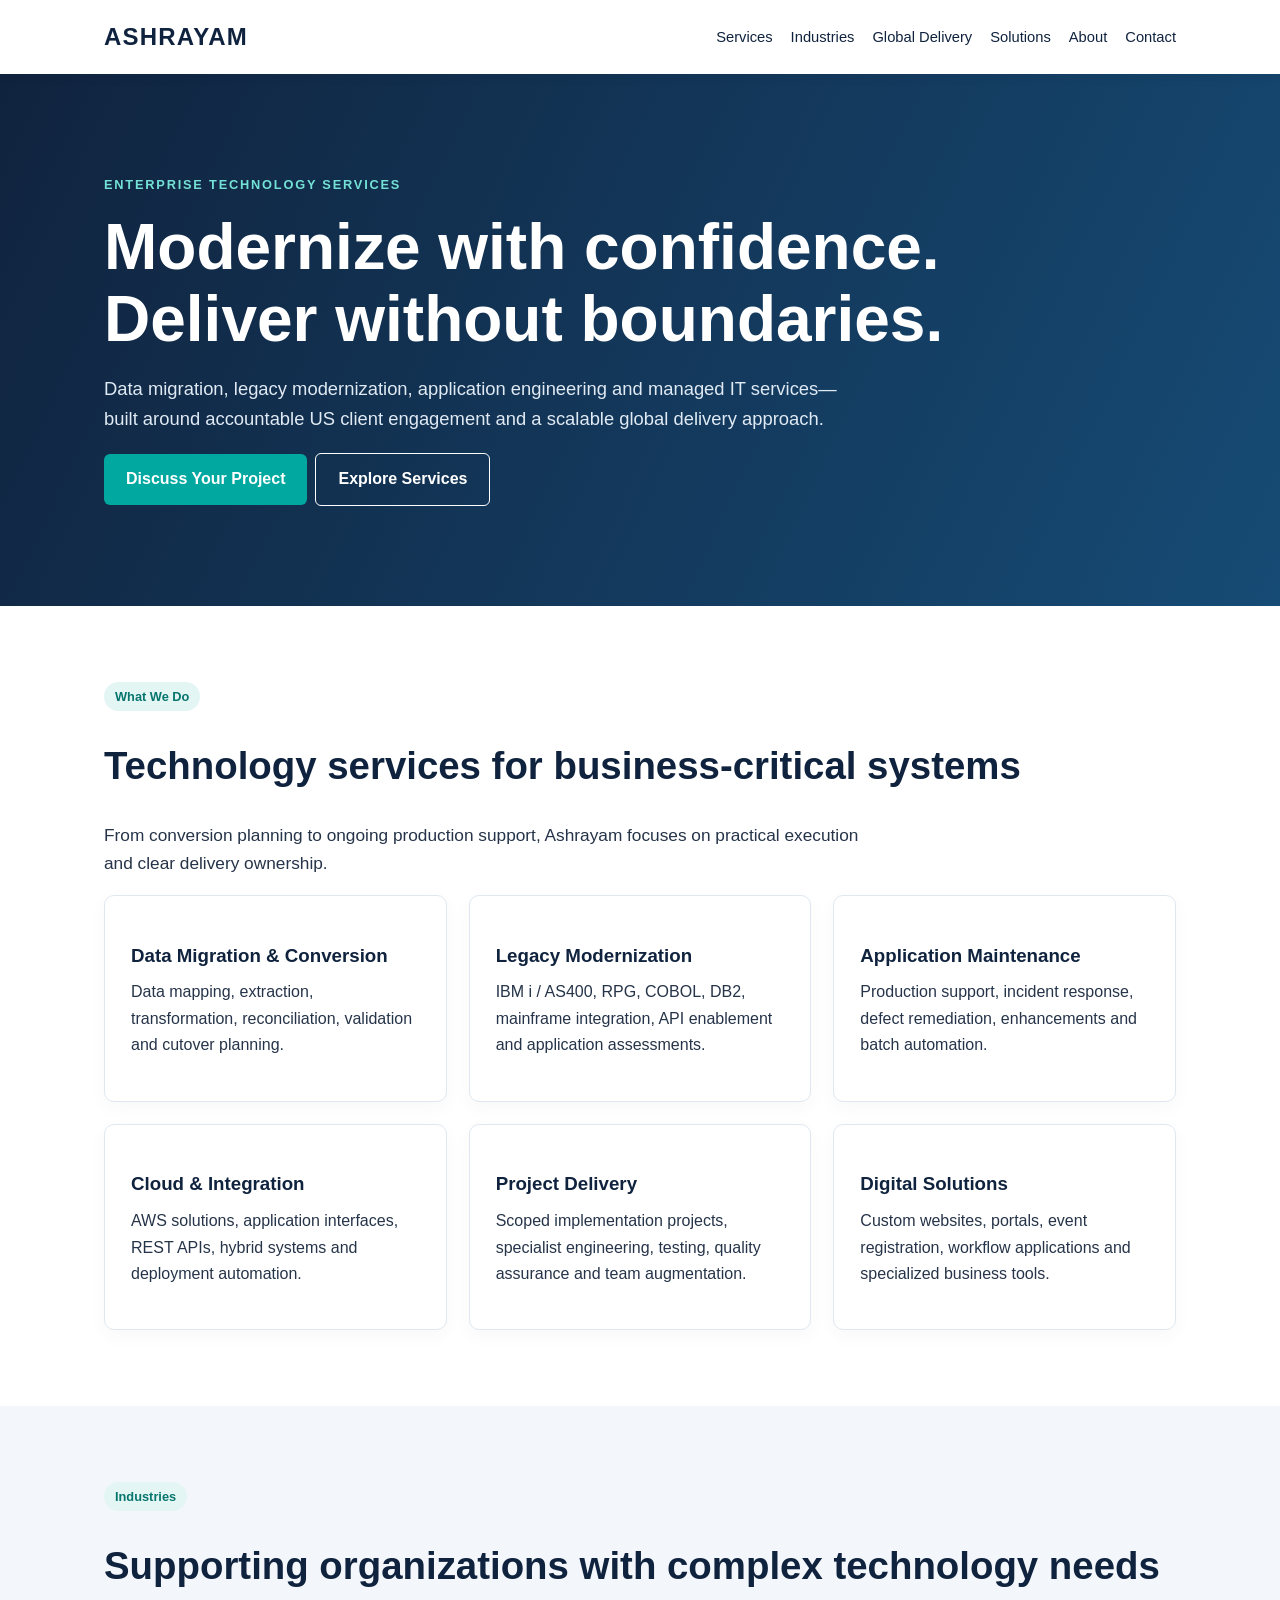
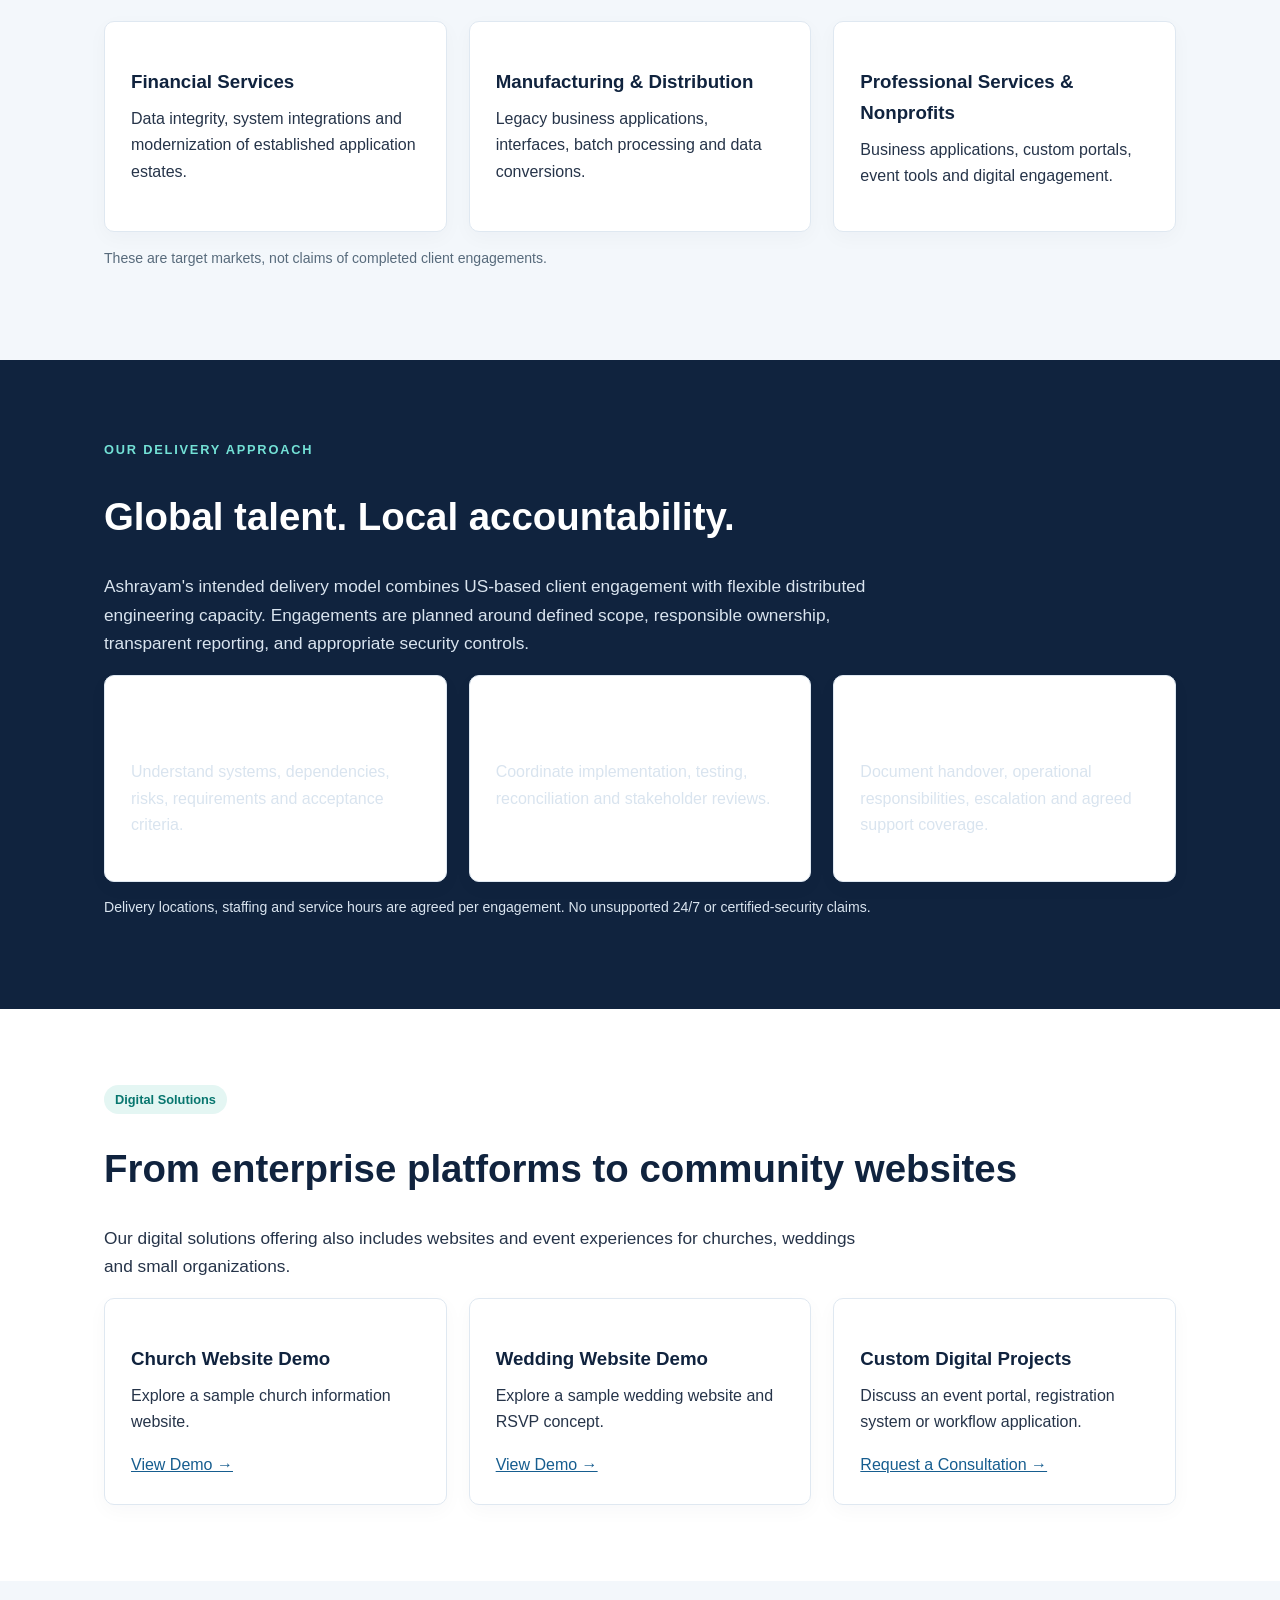
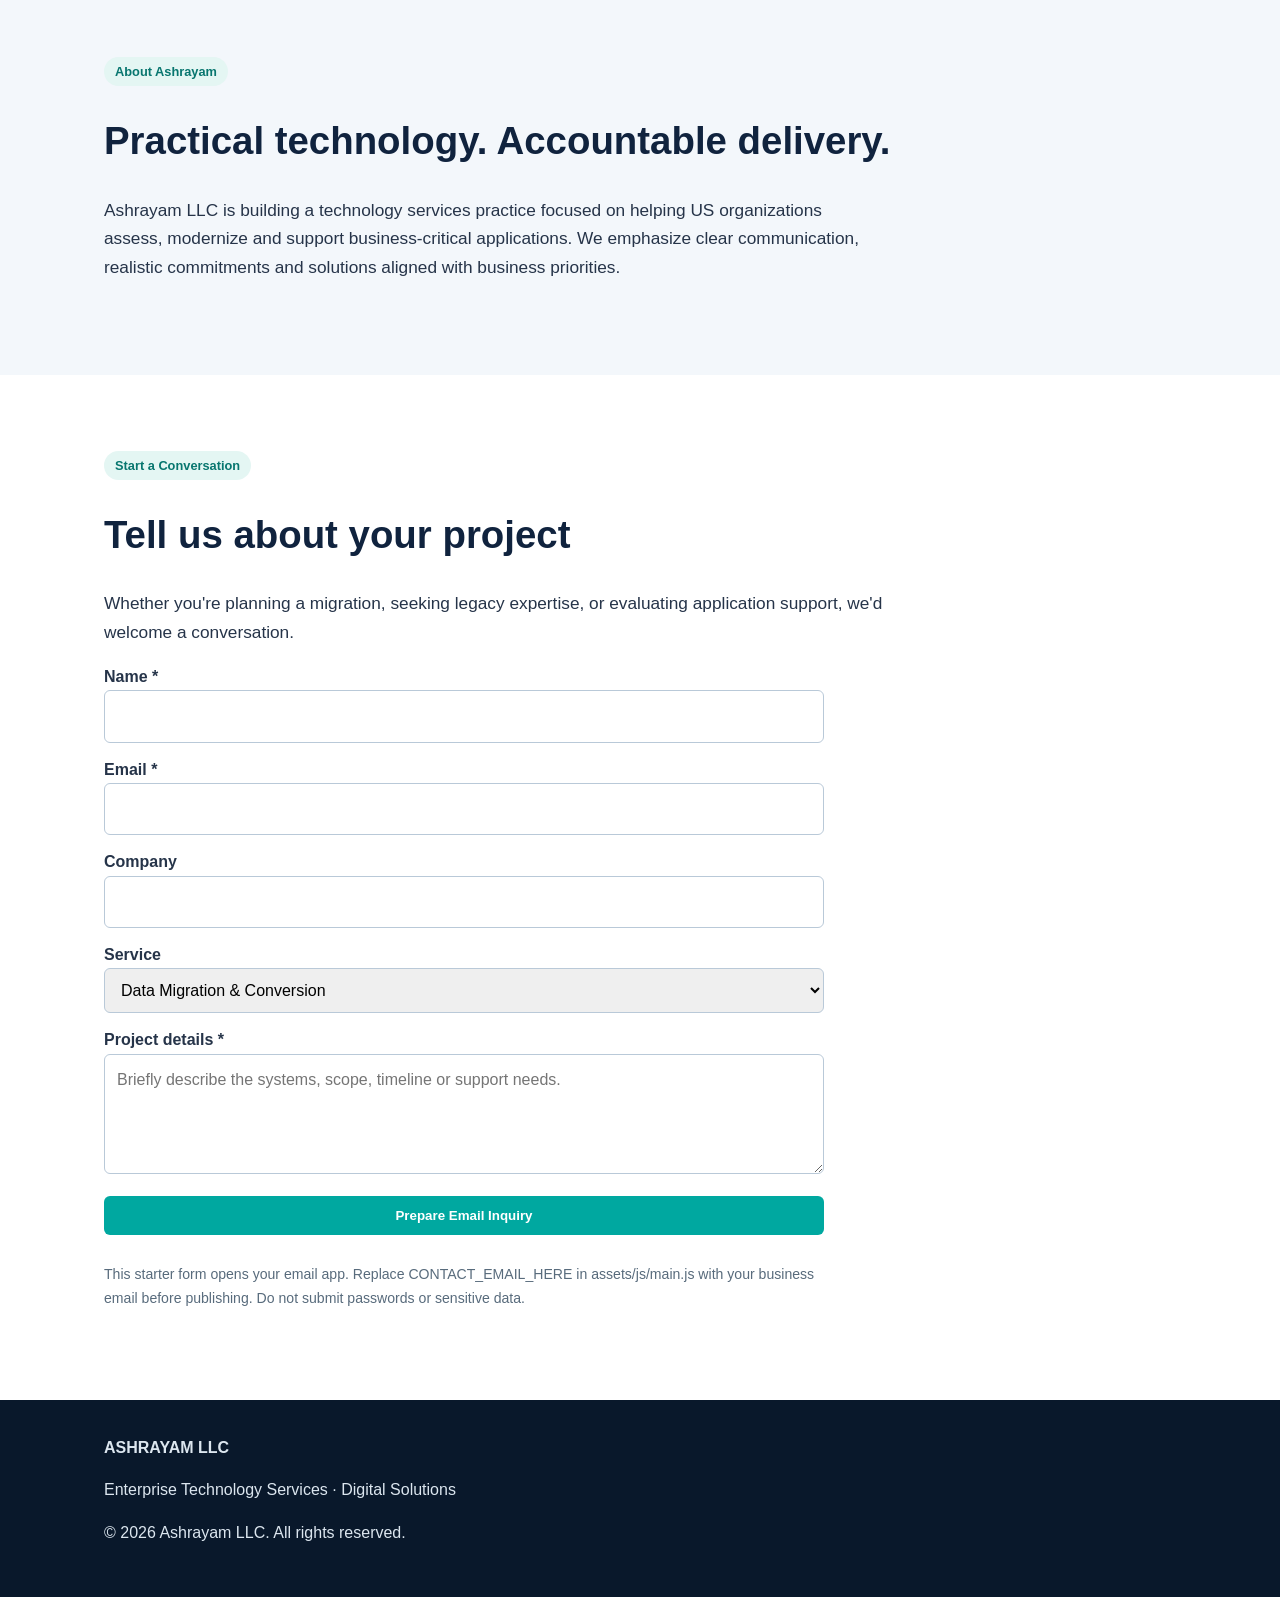
<file: index.html>
<!doctype html><html lang="en"><head><meta charset="utf-8"><meta name="viewport" content="width=device-width,initial-scale=1"><meta name="description" content="Ashrayam LLC offers enterprise data migration, legacy modernization, application maintenance and global IT delivery solutions."><title>Ashrayam LLC | Enterprise Technology Services</title><link rel="stylesheet" href="assets/css/style.css"></head><body>
<header><div class="container nav"><a class="brand" href="#home">ASHRAYAM</a><nav class="navlinks" aria-label="Main navigation"><a href="#services">Services</a><a href="#industries">Industries</a><a href="#delivery">Global Delivery</a><a href="#solutions">Solutions</a><a href="#about">About</a><a href="#contact">Contact</a></nav></div></header>
<main><section class="hero" id="home"><div class="container"><div class="eyebrow">Enterprise Technology Services</div><h1>Modernize with confidence.<br>Deliver without boundaries.</h1><p>Data migration, legacy modernization, application engineering and managed IT services—built around accountable US client engagement and a scalable global delivery approach.</p><a class="btn" href="#contact">Discuss Your Project</a><a class="btn secondary" href="#services">Explore Services</a></div></section>
<section class="section" id="services"><div class="container"><span class="pill">What We Do</span><h2>Technology services for business-critical systems</h2><p class="lead">From conversion planning to ongoing production support, Ashrayam focuses on practical execution and clear delivery ownership.</p><div class="grid"><article class="card"><h3>Data Migration & Conversion</h3><p>Data mapping, extraction, transformation, reconciliation, validation and cutover planning.</p></article><article class="card"><h3>Legacy Modernization</h3><p>IBM i / AS400, RPG, COBOL, DB2, mainframe integration, API enablement and application assessments.</p></article><article class="card"><h3>Application Maintenance</h3><p>Production support, incident response, defect remediation, enhancements and batch automation.</p></article><article class="card"><h3>Cloud & Integration</h3><p>AWS solutions, application interfaces, REST APIs, hybrid systems and deployment automation.</p></article><article class="card"><h3>Project Delivery</h3><p>Scoped implementation projects, specialist engineering, testing, quality assurance and team augmentation.</p></article><article class="card"><h3>Digital Solutions</h3><p>Custom websites, portals, event registration, workflow applications and specialized business tools.</p></article></div></div></section>
<section class="section muted" id="industries"><div class="container"><span class="pill">Industries</span><h2>Supporting organizations with complex technology needs</h2><div class="grid"><div class="card"><h3>Financial Services</h3><p>Data integrity, system integrations and modernization of established application estates.</p></div><div class="card"><h3>Manufacturing & Distribution</h3><p>Legacy business applications, interfaces, batch processing and data conversions.</p></div><div class="card"><h3>Professional Services & Nonprofits</h3><p>Business applications, custom portals, event tools and digital engagement.</p></div></div><p class="note">These are target markets, not claims of completed client engagements.</p></div></section>
<section class="section dark" id="delivery"><div class="container"><span class="eyebrow">Our Delivery Approach</span><h2>Global talent. Local accountability.</h2><p class="lead">Ashrayam's intended delivery model combines US-based client engagement with flexible distributed engineering capacity. Engagements are planned around defined scope, responsible ownership, transparent reporting, and appropriate security controls.</p><div class="grid"><div class="card"><h3>Discover & Plan</h3><p>Understand systems, dependencies, risks, requirements and acceptance criteria.</p></div><div class="card"><h3>Build & Validate</h3><p>Coordinate implementation, testing, reconciliation and stakeholder reviews.</p></div><div class="card"><h3>Transition & Support</h3><p>Document handover, operational responsibilities, escalation and agreed support coverage.</p></div></div><p class="note" style="color:#d9e4ef">Delivery locations, staffing and service hours are agreed per engagement. No unsupported 24/7 or certified-security claims.</p></div></section>
<section class="section" id="solutions"><div class="container"><span class="pill">Digital Solutions</span><h2>From enterprise platforms to community websites</h2><p class="lead">Our digital solutions offering also includes websites and event experiences for churches, weddings and small organizations.</p><div class="grid"><div class="card"><h3>Church Website Demo</h3><p>Explore a sample church information website.</p><a href="demos/church/">View Demo →</a></div><div class="card"><h3>Wedding Website Demo</h3><p>Explore a sample wedding website and RSVP concept.</p><a href="demos/wedding/">View Demo →</a></div><div class="card"><h3>Custom Digital Projects</h3><p>Discuss an event portal, registration system or workflow application.</p><a href="#contact">Request a Consultation →</a></div></div></div></section>
<section class="section muted" id="about"><div class="container"><span class="pill">About Ashrayam</span><h2>Practical technology. Accountable delivery.</h2><p class="lead">Ashrayam LLC is building a technology services practice focused on helping US organizations assess, modernize and support business-critical applications. We emphasize clear communication, realistic commitments and solutions aligned with business priorities.</p></div></section>
<section class="section" id="contact"><div class="container"><span class="pill">Start a Conversation</span><h2>Tell us about your project</h2><p class="lead">Whether you're planning a migration, seeking legacy expertise, or evaluating application support, we'd welcome a conversation.</p><form class="form" id="contact-form"><div><label for="name">Name *</label><input id="name" name="name" required autocomplete="name"></div><div><label for="email">Email *</label><input id="email" name="email" type="email" required autocomplete="email"></div><div><label for="company">Company</label><input id="company" name="company" autocomplete="organization"></div><div><label for="service">Service</label><select id="service" name="service"><option>Data Migration & Conversion</option><option>Legacy Modernization</option><option>Application Maintenance</option><option>Cloud & Integration</option><option>Project Delivery</option><option>Digital Solutions</option><option>Other</option></select></div><div><label for="details">Project details *</label><textarea id="details" name="details" required placeholder="Briefly describe the systems, scope, timeline or support needs."></textarea></div><button class="btn" type="submit">Prepare Email Inquiry</button><p class="note">This starter form opens your email app. Replace CONTACT_EMAIL_HERE in assets/js/main.js with your business email before publishing. Do not submit passwords or sensitive data.</p></form></div></section></main>
<footer><div class="container"><strong>ASHRAYAM LLC</strong><p>Enterprise Technology Services · Digital Solutions</p><p>© <span data-year></span> Ashrayam LLC. All rights reserved.</p></div></footer><script src="assets/js/main.js"></script></body></html>
</file>
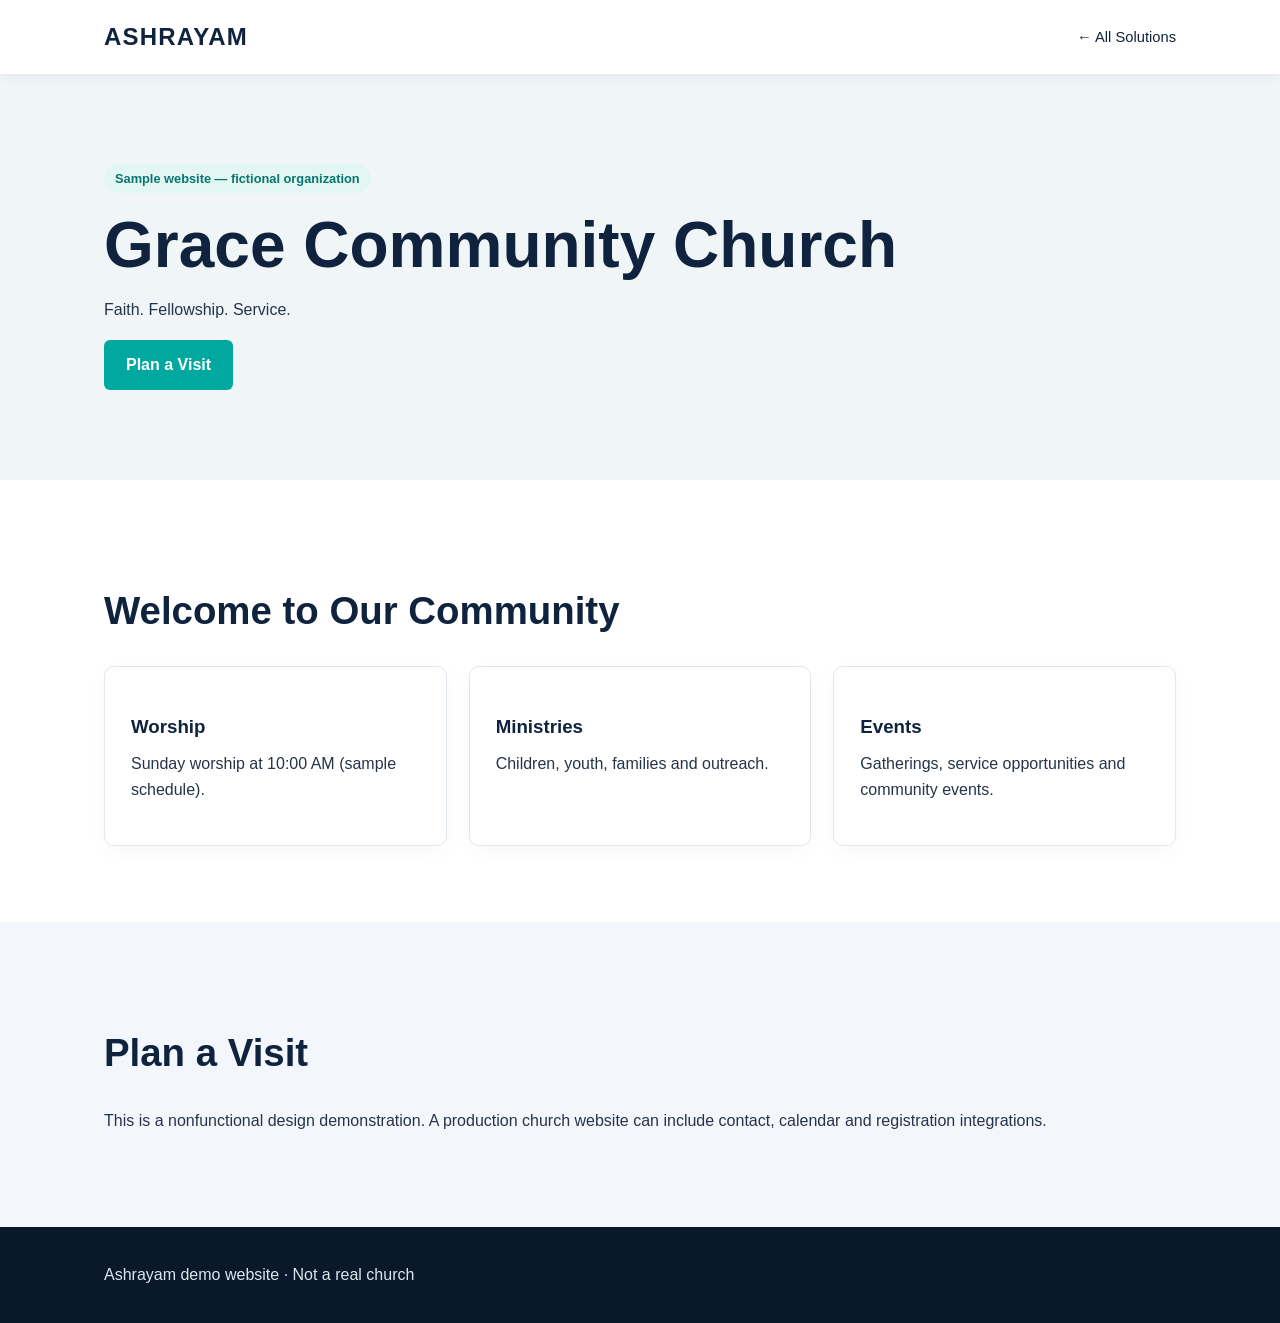
<file: demos/church/index.html>
<!doctype html><html lang="en"><head><meta charset="utf-8"><meta name="viewport" content="width=device-width,initial-scale=1"><title>Church Website Demo | Ashrayam</title><link rel="stylesheet" href="../../assets/css/style.css"></head><body><header><div class="container nav"><a class="brand" href="../../index.html">ASHRAYAM</a><nav class="navlinks"><a href="../../index.html#solutions">← All Solutions</a></nav></div></header><section class="demohero"><div class="container"><span class="pill">Sample website — fictional organization</span><h1>Grace Community Church</h1><p>Faith. Fellowship. Service.</p><a class="btn" href="#visit">Plan a Visit</a></div></section><section class="section"><div class="container"><h2>Welcome to Our Community</h2><div class="grid"><div class="card"><h3>Worship</h3><p>Sunday worship at 10:00 AM (sample schedule).</p></div><div class="card"><h3>Ministries</h3><p>Children, youth, families and outreach.</p></div><div class="card"><h3>Events</h3><p>Gatherings, service opportunities and community events.</p></div></div></div></section><section class="section muted" id="visit"><div class="container"><h2>Plan a Visit</h2><p>This is a nonfunctional design demonstration. A production church website can include contact, calendar and registration integrations.</p></div></section><footer><div class="container">Ashrayam demo website · Not a real church</div></footer></body></html>
</file>
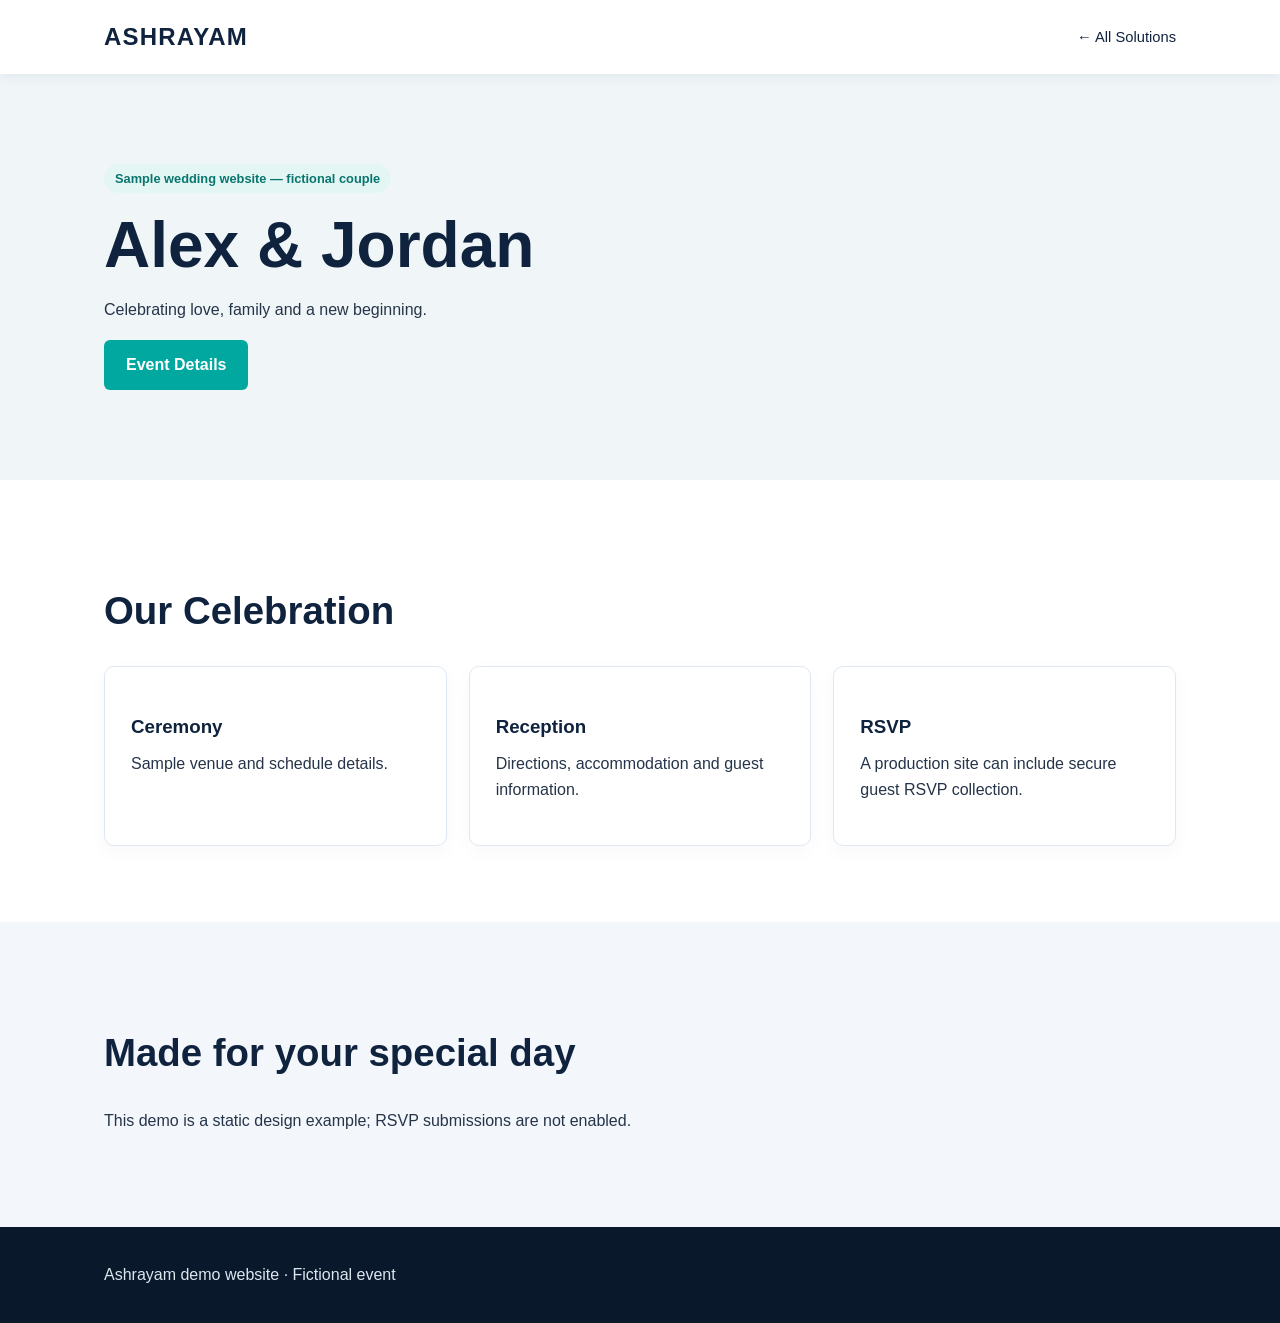
<file: demos/wedding/index.html>
<!doctype html><html lang="en"><head><meta charset="utf-8"><meta name="viewport" content="width=device-width,initial-scale=1"><title>Wedding Website Demo | Ashrayam</title><link rel="stylesheet" href="../../assets/css/style.css"></head><body><header><div class="container nav"><a class="brand" href="../../index.html">ASHRAYAM</a><nav class="navlinks"><a href="../../index.html#solutions">← All Solutions</a></nav></div></header><section class="demohero"><div class="container"><span class="pill">Sample wedding website — fictional couple</span><h1>Alex & Jordan</h1><p>Celebrating love, family and a new beginning.</p><a class="btn" href="#details">Event Details</a></div></section><section class="section" id="details"><div class="container"><h2>Our Celebration</h2><div class="grid"><div class="card"><h3>Ceremony</h3><p>Sample venue and schedule details.</p></div><div class="card"><h3>Reception</h3><p>Directions, accommodation and guest information.</p></div><div class="card"><h3>RSVP</h3><p>A production site can include secure guest RSVP collection.</p></div></div></div></section><section class="section muted"><div class="container"><h2>Made for your special day</h2><p>This demo is a static design example; RSVP submissions are not enabled.</p></div></section><footer><div class="container">Ashrayam demo website · Fictional event</div></footer></body></html>
</file>
<file: assets/css/style.css>
:root{--navy:#10233e;--blue:#165d8f;--teal:#00a8a0;--light:#f3f7fb;--text:#263449}*{box-sizing:border-box}body{margin:0;font-family:Arial,Helvetica,sans-serif;color:var(--text);line-height:1.65}a{color:var(--blue)}.container{max-width:1120px;margin:auto;padding:0 24px}header{background:#fff;position:sticky;top:0;z-index:5;box-shadow:0 2px 12px #10233e12}.nav{display:flex;align-items:center;justify-content:space-between;gap:16px;min-height:74px}.brand{font-size:1.5rem;font-weight:800;color:var(--navy);text-decoration:none;letter-spacing:.05em}.navlinks{display:flex;gap:18px;flex-wrap:wrap}.navlinks a{text-decoration:none;font-size:.92rem;color:var(--navy)}.navlinks a:hover{color:var(--teal)}.hero{background:linear-gradient(115deg,#10233e,#164b75);color:#fff;padding:100px 0}.eyebrow{text-transform:uppercase;letter-spacing:.14em;color:#73e1d6;font-weight:bold;font-size:.8rem}h1{font-size:clamp(2.3rem,5vw,4.1rem);line-height:1.13;margin:16px 0}h2{font-size:clamp(1.8rem,3vw,2.5rem);line-height:1.2;color:var(--navy)}h3{color:var(--navy);margin-bottom:8px}.hero p{font-size:1.15rem;max-width:760px;color:#e0eaf4}.btn{display:inline-block;background:var(--teal);color:#fff;text-decoration:none;padding:12px 22px;border-radius:6px;font-weight:bold;border:0;cursor:pointer}.btn.secondary{background:transparent;border:1px solid #fff;margin-left:8px}.section{padding:76px 0}.muted{background:var(--light)}.grid{display:grid;grid-template-columns:repeat(3,minmax(0,1fr));gap:22px}.card{background:#fff;padding:26px;border:1px solid #dfe8f1;border-radius:10px;box-shadow:0 6px 20px #10233e08}.card p{margin-top:0}.lead{max-width:780px;font-size:1.08rem}.pill{display:inline-block;background:#e4f6f3;color:#08766f;border-radius:50px;padding:4px 11px;font-size:.8rem;font-weight:bold}.dark{background:var(--navy);color:#fff}.dark h2,.dark h3{color:#fff}.dark p{color:#d9e4ef}.form{max-width:720px;display:grid;gap:14px}.form label{font-weight:bold}.form input,.form textarea,.form select{width:100%;padding:12px;border:1px solid #b9c9d8;border-radius:6px;font:inherit}.form textarea{min-height:120px}footer{background:#09182b;color:#dce6ef;padding:35px 0}footer a{color:#dce6ef}.note{font-size:.88rem;color:#586b7c}.demohero{padding:90px 0;background:#f0f6f8}.demohero h1{color:var(--navy)}@media(max-width:800px){.nav{align-items:flex-start;flex-direction:column;padding:16px 0}.grid{grid-template-columns:1fr}.hero{padding:65px 0}.btn.secondary{margin:12px 0 0}.section{padding:52px 0}}
</file>
